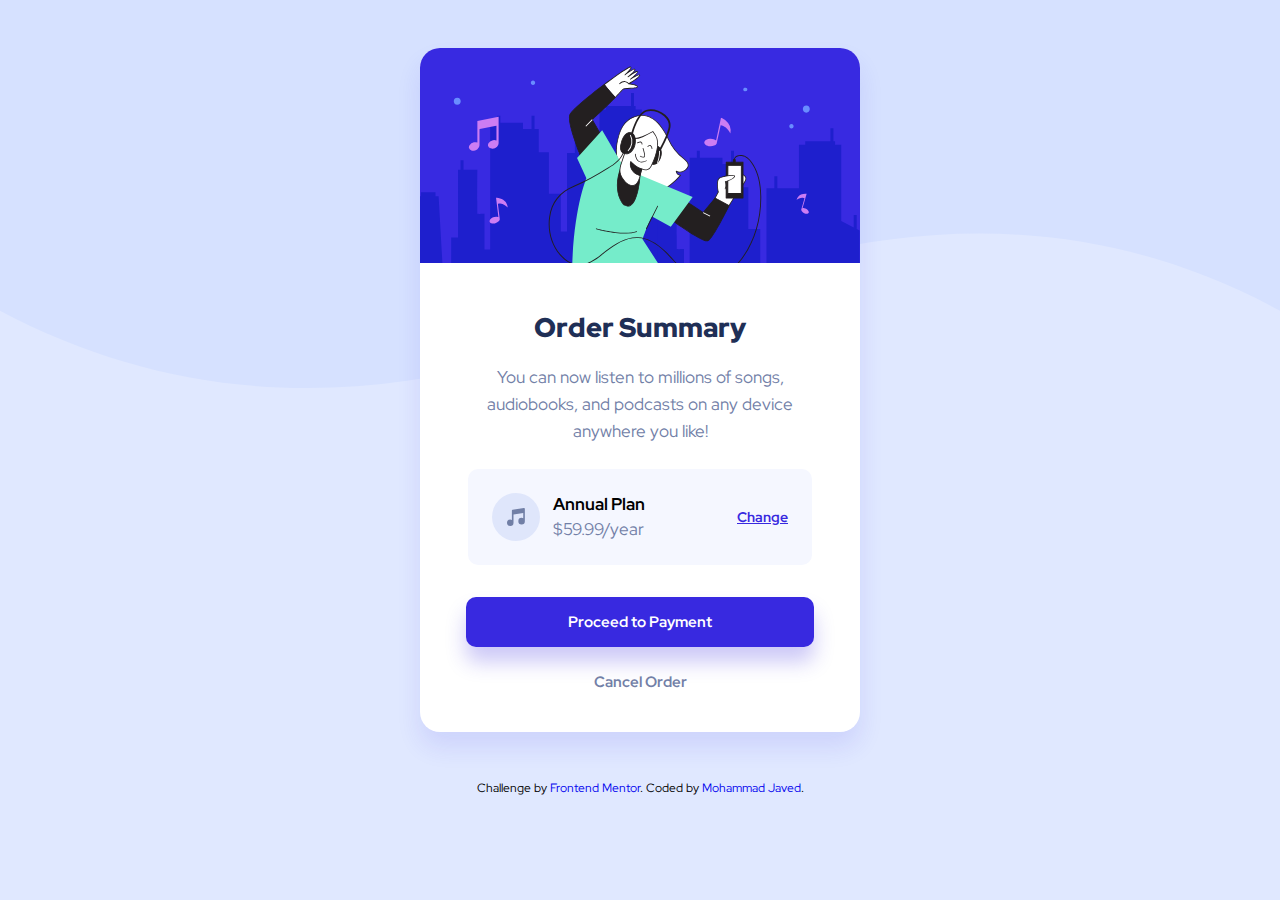
<file: order-summary-component/index.html>
<!DOCTYPE html>
<html lang="en">

<head>
    <meta charset="UTF-8">
    <meta name="viewport" content="width=device-width, initial-scale=1.0">
    <link rel="icon" type="image/png" sizes="32x32" href="/order-summary-component/images/favicon-32x32.png">
    <link rel="stylesheet" href="styles.css">

    <title>Frontend Mentor | Order summary card</title>

</head>

<body>

    <main class="card">
        <figure class="card-img-holder">
            <img src="/order-summary-component/images/illustration-hero.svg" alt="music illustration.">
        </figure>
        <div class="card-body">
            <h1 class="title">Order Summary</h1>
            <p class="text">You can now listen to millions of songs, audiobooks, and podcasts on any device anywhere you like!</p>
            <div class="plan-box">
                <div class="plan-box-left">
                    <img src="/order-summary-component/images/icon-music.svg" alt="icon music">
                    <div class="plan-details">
                        <h2>Annual Plan</h2>
                        <p>$59.99/year</p>
                    </div>
                </div>
                <div class="plan-box-right">
                    <a href="#">Change</a>
                </div>
            </div>
        </div>
        <div class="button-holder">
            <button class="btn payment-btn">Proceed to Payment</button>
            <button class="btn cancel-btn">Cancel Order</button>
        </div>
    </main>

    <footer>
        <div class="attribution">
            Challenge by <a href="https://www.frontendmentor.io?ref=challenge" target="_blank" rel="noopener noreferrer">Frontend Mentor</a>. Coded by <a target="_blank" rel="noreferrer noopener" href="https://github.com/webjaved">Mohammad Javed</a>.
        </div>
    </footer>

</body>

</html>
</file>
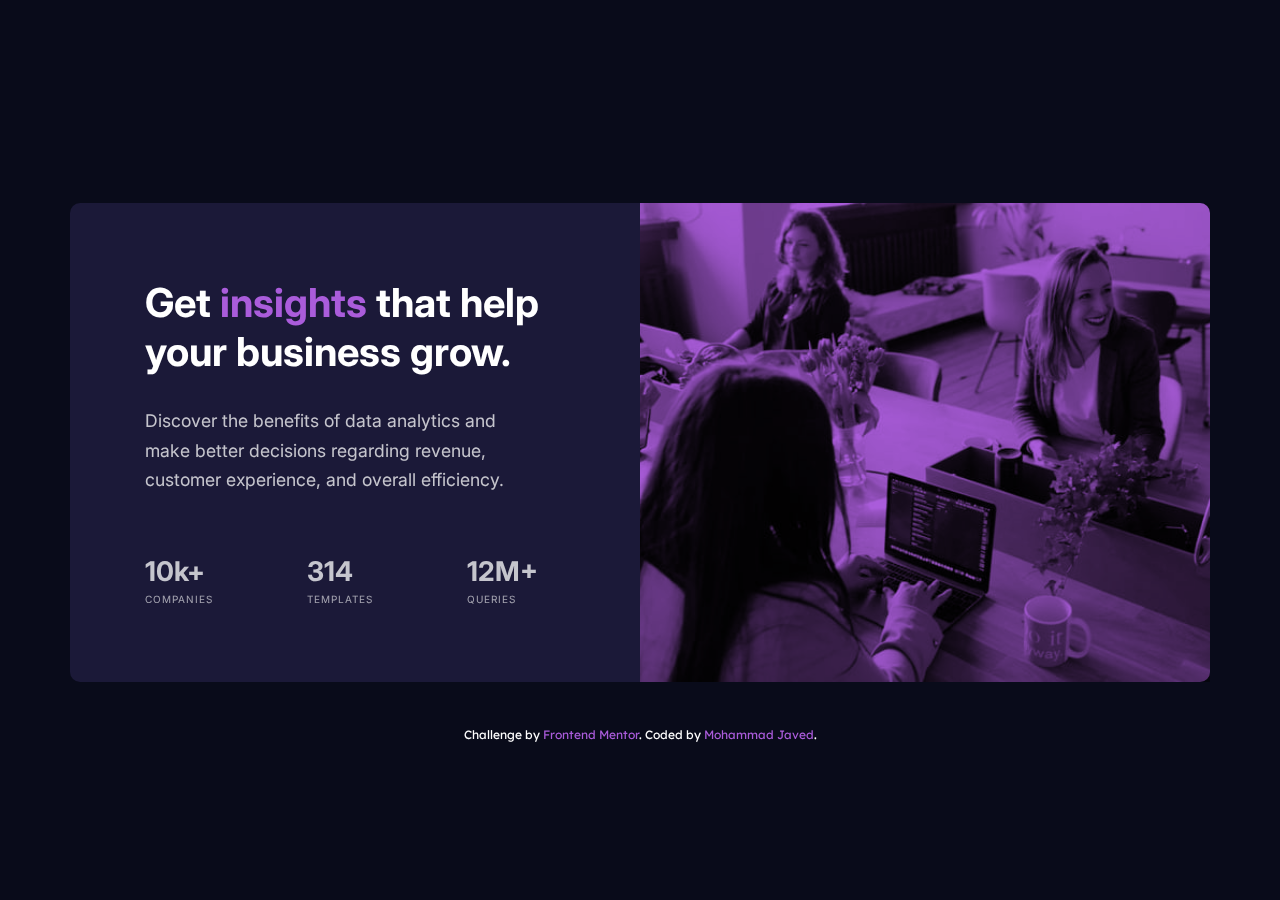
<file: stats-preview-card/index.html>
<!DOCTYPE html>
<html lang="en">

<head>
    <meta charset="UTF-8">
    <meta http-equiv="X-UA-Compatible" content="IE=edge">
    <meta name="viewport" content="width=device-width, initial-scale=1.0">
    <title>Frontend Mentor | Stats preview card</title>
    <link rel="shortcut icon" href="/stats-preview-card/images/favicon-32x32.png" type="image/x-icon">
    <link rel="stylesheet" href="/stats-preview-card/styles.css">
</head>

<body>
    <div class="container">
        <div class="card">
            <div class="card-img">
                <picture>
                    <source media="(max-width: 375px)" srcset="/stats-preview-card/images/image-header-mobile.jpg">
                    <img src="/stats-preview-card/images/image-header-desktop.jpg" alt="People working together">
                </picture>
            </div>

            <div class="card-content">
                <div class="header">
                    <h2 class="heading">Get <span>insights</span> that help your business grow.</h2>
                </div>
                <div class="text-content">
                    <p>Discover the benefits of data analytics and make better decisions regarding revenue, customer experience, and overall efficiency.</p>
                </div>
                <div class="stats-section">
                    <div class="stat">
                        <h3 class="number">10k+</h3>
                        <p>Companies</p>
                    </div>
                    <div class="stat">
                        <h3 class="number">314</h3>
                        <p>Templates</p>
                    </div>
                    <div class="stat">
                        <h3 class="number">12M+</h3>
                        <p>Queries</p>
                    </div>
                </div>
            </div>
        </div>
    </div>

    <footer>
        <div class="attribution">
            Challenge by <a href="https://www.frontendmentor.io?ref=challenge" target="_blank" rel="noopener noreferrer">Frontend Mentor</a>. Coded by <a target="_blank" rel="noreferrer noopener" href="https://github.com/webjaved">Mohammad Javed</a>.
        </div>
    </footer>
</body>

</html>
</file>
<file: order-summary-component/styles.css>
@import url('https://fonts.googleapis.com/css2?family=Red+Hat+Display:wght@500;700;900&display=swap');
:root {
    /* PRIMARY COLORS */
    --clr-primary-pale-blue: hsl(225, 100%, 94%);
    --clr-primary-bright-blue: hsl(245, 75%, 52%);
    /* NEUTRAL COLORS */
    --clr-neutral-blue-100: hsl(225, 100%, 98%);
    --clr-neutral-blue-300: hsl(224, 23%, 55%);
    --clr-neutral-blue-800: hsl(223, 47%, 23%);
    /* FONTS */
    --ff-main: 'Red Hat Display', sans-serif;
}


/* GENERAL STYLES */

* {
    box-sizing: border-box;
    margin: 0;
    padding: 0;
}

img {
    max-width: 100%;
}

body {
    background: url(/order-summary-component/images/pattern-background-mobile.svg), var(--clr-primary-pale-blue);
    background-repeat: no-repeat;
    background-size: contain;
    display: grid;
    place-items: center;
    font-family: var(--ff-main);
}

.card {
    background: #fff;
    border-radius: 20px;
    box-shadow: 0 15px 25px 0 hsla(245, 75%, 52%, .11);
    overflow: hidden;
    max-width: 27.5rem;
    margin: 3em 1.5em;
}


/* CARD IMAGE */

.card-img-holder img {
    display: block;
    max-width: 100%;
    height: auto;
}


/* CARD BODY */

.card-body {
    text-align: center;
}

.title {
    color: var(--clr-neutral-blue-800);
    font-size: 1.4rem;
    font-weight: 900;
    padding: 1.3em 0 .8em 0;
}

.text {
    color: var(--clr-neutral-blue-300);
    line-height: 1.6;
    font-size: .95rem;
    padding: 0 2.1em 1.4em 2.1em;
}


/* PLAN BOX */

.plan-box {
    background: var(--clr-neutral-blue-100);
    display: flex;
    justify-content: space-between;
    align-items: center;
    margin: 0 1.5em 1.5em 1.5em;
    padding: 1em;
    border-radius: 10px;
}

.plan-box-left {
    display: flex;
}

.plan-details {
    display: flex;
    flex-direction: column;
    justify-content: center;
    padding-left: 1.2em;
    gap: .2em;
    text-align: left;
    font-size: .7rem;
}

.plan-details h3 {
    color: var(--clr-neutral-blue-800);
    font-size: .9rem;
}

.plan-details p {
    color: var(--clr-neutral-blue-300);
    font-size: .8rem;
}

.plan-box-right a {
    color: var(--clr-primary-bright-blue);
    font-weight: 700;
    font-size: .8rem;
    opacity: 1;
    transition: all .2s ease;
}

.plan-box-right a:hover {
    opacity: .8;
}

.plan-box-right a:focus {
    outline: 3px dotted var(--clr-neutral-blue-300);
}

.plan-box-right a:focus:not(:focus-visible) {
    outline: none;
}

.plan-box-right a:focus-visible {
    outline: 3px dotted var(--clr-neutral-blue-300);
}


/* BUTTONS */

.button-holder {
    display: flex;
    flex-direction: column;
    justify-content: center;
    text-align: center;
    gap: .65em;
    margin-bottom: 1.5em;
}

.btn {
    all: unset;
    display: block;
    border-radius: 10px;
    cursor: pointer;
    font-size: .95rem;
    font-weight: 700;
    margin-left: 1.5em;
    margin-right: 1.5em;
    padding: 1em;
}

.btn:focus {
    outline: 3px dashed var(--clr-neutral-blue-300);
}

.btn:focus:not(:focus-visible) {
    outline: none;
}

.btn:focus-visible {
    outline: 3px dashed var(--clr-neutral-blue-300);
}

.payment-btn {
    background: var(--clr-primary-bright-blue);
    color: white;
    box-shadow: 0 15px 20px 0 hsla(245, 75%, 52%, .25);
    opacity: 1;
    transition: all .2s ease;
}

.payment-btn:hover {
    opacity: .8;
}

.cancel-btn {
    color: var(--clr-neutral-blue-300);
    transition: color .2s ease;
}

.cancel-btn:hover {
    color: var(--clr-neutral-blue-800);
}

footer .attribution {
    font-size: 12px;
}

footer .attribution a {
    text-decoration: none;
}

footer .attribution a:hover,
footer .attribution a:focus {
    color: var(--clr-neutral-blue-800);
}


/* MEDIA QUERIES */

@media (min-width: 450px) {
    body {
        background: url(/order-summary-component/images/pattern-background-desktop.svg), var(--clr-primary-pale-blue);
        background-repeat: no-repeat;
        background-size: contain;
    }
    .title {
        font-size: 1.7rem;
        padding-top: 1.7em;
        padding-bottom: .7em;
    }
    .text {
        font-size: 1.05rem;
        padding-left: 3em;
        padding-right: 3em;
    }
    .plan-box {
        margin: 0 3em 2em 3em;
        padding: 1.5em;
    }
    .plan-details h3 {
        font-size: 1.05rem;
    }
    .plan-details p {
        font-size: 1.05rem;
    }
    .plan-box-right a {
        font-size: .9rem;
    }
    .btn {
        margin-left: 3em;
        margin-right: 3em;
    }
}
</file>
<file: stats-preview-card/styles.css>
/* INTER */

@import url('https://fonts.googleapis.com/css2?family=Inter:wght@400;700&display=swap');

/* LEXEND */

@import url('https://fonts.googleapis.com/css2?family=Lexend+Deca&display=swap');
:root {
    /* PRIMARY */
    --clr-very-dark-blue: hsl(233, 47%, 7%);
    --clr-dark-desaturated-blue: hsl(244, 38%, 16%);
    --clr-soft-violet: hsl(277, 64%, 61%);
    /* NEUTRAL */
    --clr-white: hsl(0, 0%, 100%);
    --clr-main-paragraph: hsla(0, 0%, 100%, 0.75);
    --clr-stat-headings: hsla(0, 0%, 100%, 0.6);
    /* TYPOGRAPHY */
    --ff-inter: 'Inter', sans-serif;
    --ff-lexend: 'Lexend Deca', sans-serif;
}


/* GENERAL STYLES */

* {
    box-sizing: border-box;
    margin: 0;
    padding: 0;
}

img {
    max-width: 100%;
}

body {
    background-color: var(--clr-very-dark-blue);
    font-family: var(--ff-inter);
    font-weight: 400;
    font-size: 15px;
    color: var(--clr-white);
    display: flex;
    justify-content: center;
    align-items: center;
    flex-direction: column;
    min-height: 100vh;
}

.container {
    max-width: 1200px;
    padding: 0 2em;
    width: 100%;
}

a {
    -webkit-transition: all 0.5s ease-in-out;
    -moz-transition: all 0.5s ease-in-out;
    -ms-transition: all 0.5s ease-in-out;
    -o-transition: all 0.5s ease-in-out;
    transition: all 0.5s ease-in-out;
}


/* CARD */

.card {
    background-color: var(--clr-dark-desaturated-blue);
    margin: 3em 0;
    -webkit-border-radius: 10px;
    -moz-border-radius: 10px;
    border-radius: 10px;
}

.card-img {
    position: relative;
    background-color: var(--clr-soft-violet);
    -webkit-border-top-left-radius: 10px;
    -webkit-border-top-right-radius: 10px;
    -moz-border-radius-topleft: 10px;
    -moz-border-radius-topright: 10px;
    border-top-left-radius: 10px;
    border-top-right-radius: 10px;
}

.card-img picture {
    height: 100%;
}

.card-img img {
    mix-blend-mode: multiply;
    width: 100%;
    object-fit: cover;
    height: 100%;
}

.card-content {
    padding: 2em;
    text-align: center;
}

.card-content .header {
    margin-bottom: 1em;
}

.card-content .header .heading {
    font-size: 27px;
}

.card-content .header .heading span {
    color: var(--clr-soft-violet);
}

.card-content .text-content {
    margin-bottom: 2em;
}

.card-content .text-content p {
    color: var(--clr-main-paragraph);
    line-height: 1.7;
}

.stat {
    margin-bottom: 2em;
}

.stat .number {
    font-size: 24px;
    color: var(--clr-main-paragraph);
    padding-bottom: 5px;
}

.stat p {
    color: var(--clr-stat-headings);
    text-transform: uppercase;
    font-size: 12px;
    letter-spacing: 1px;
}

.attribution {
    font-family: var(--ff-lexend);
    font-size: 12px;
}

.attribution a {
    color: var(--clr-soft-violet);
    text-decoration: none;
}

.attribution a:hover,
.attribution a:focus {
    color: var(--clr-white);
}


/* MEDIA QUERIES */

@media screen and (min-width: 768px) {
    .card {
        display: flex;
        flex-direction: row-reverse;
    }
    .card-img {
        display: flex;
        flex-direction: column;
        flex-basis: 100%;
        flex: 50%;
        -webkit-border-bottom-right-radius: 10px;
        -moz-border-radius-bottomright: 10px;
        border-bottom-right-radius: 10px;
        -webkit-border-top-left-radius: 0;
        -moz-border-radius-topleft: 0;
        border-top-left-radius: 0;
    }
    .card-content {
        text-align: left;
        display: flex;
        flex-direction: column;
        flex-basis: 100%;
        flex: 50%;
        padding: 3em;
    }
    .card-content .header {
        margin-bottom: 2em;
    }
    .card-content .header .heading {
        font-size: 1.7rem;
    }
    .card-content .text-content {
        margin-bottom: 4em;
    }
    .card-content .text-content p {
        font-size: 12px;
    }
    .stats-section {
        display: block;
        text-align: left;
    }
    .stat {
        display: inline-block;
        margin-right: 2em;
        margin-bottom: 0;
    }
    .stat .number {
        font-size: 20px;
    }
    .stat p {
        font-size: 10px;
    }
    .stat:last-child {
        margin-right: 0;
    }
}

@media screen and (min-width:1024px) {
    .card-content {
        padding: 5em;
    }
    .card-content .header .heading {
        font-size: 2.5rem;
    }
    .card-content .text-content {
        padding-right: 2em;
    }
    .card-content .text-content p {
        font-size: 1.1rem;
    }
    .stat {
        margin-right: 6em;
    }
    .stat .number {
        font-size: 1.7rem;
    }
}
</file>
